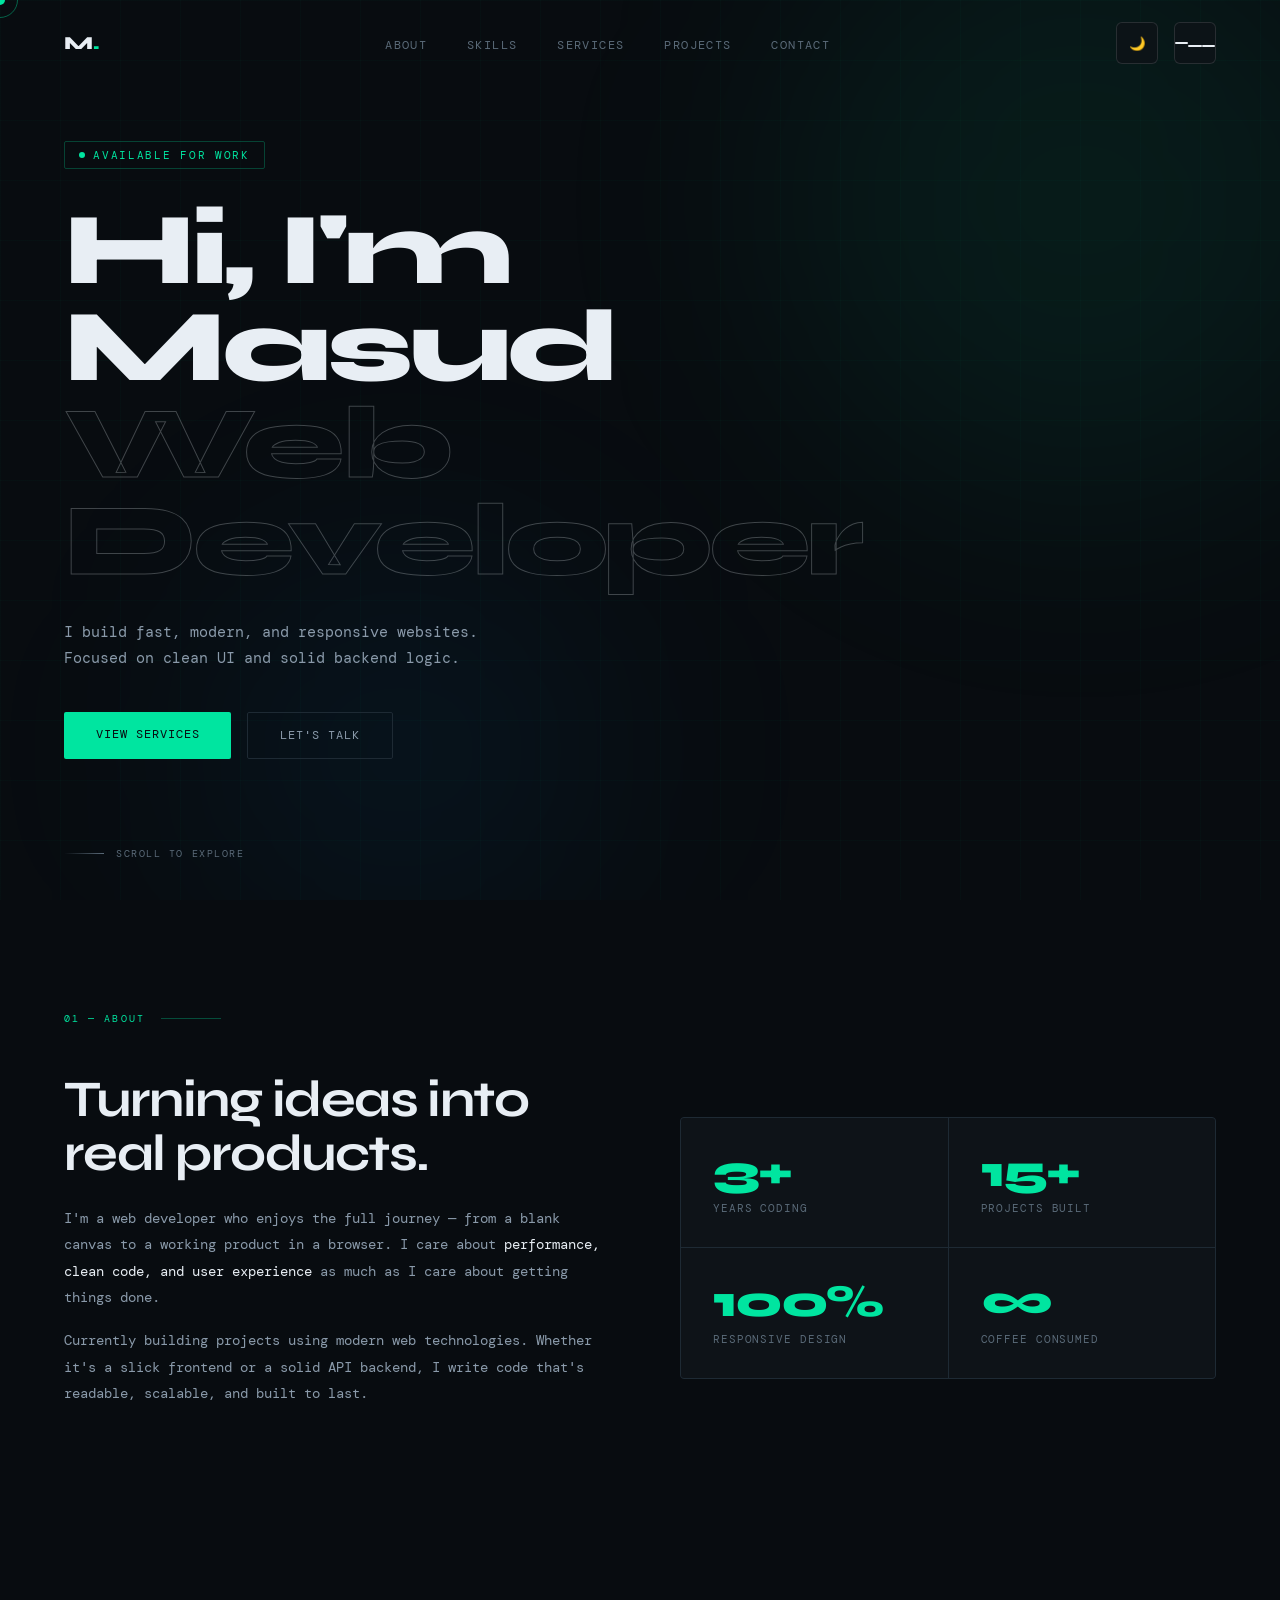
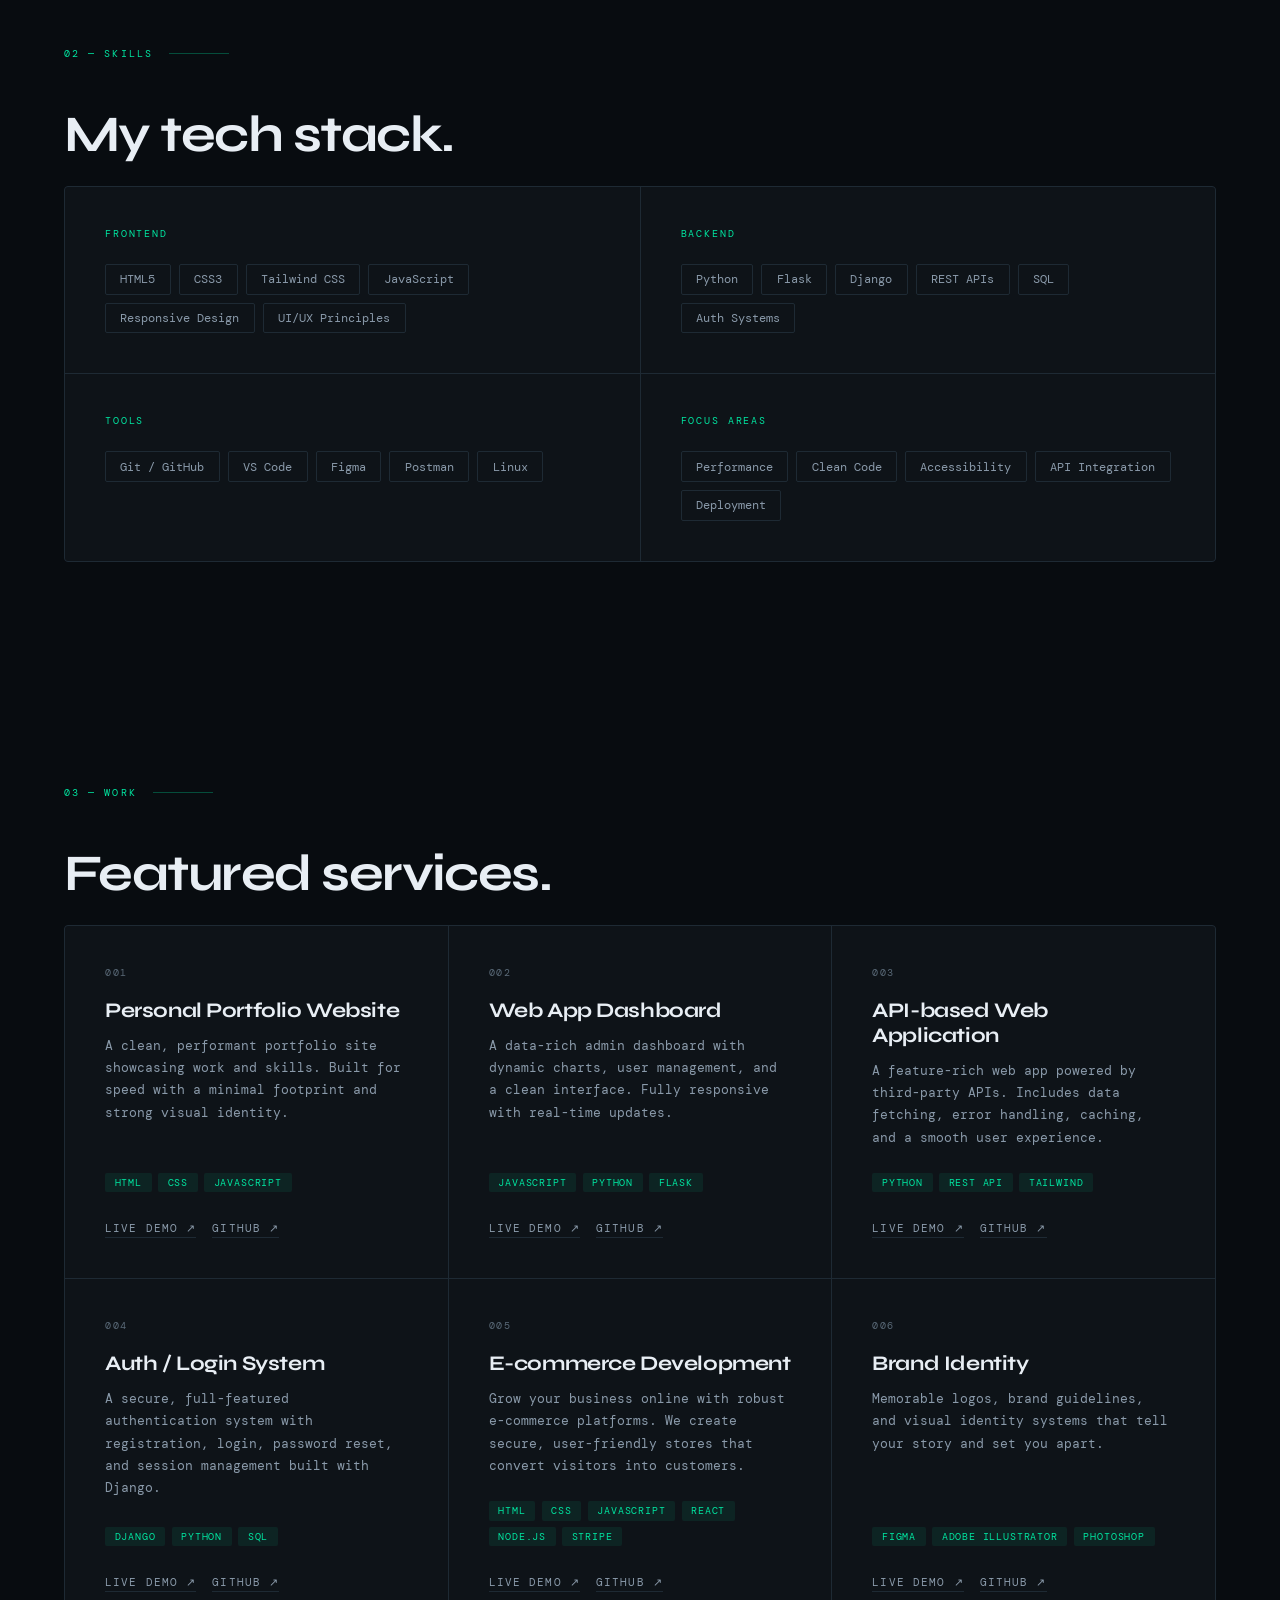
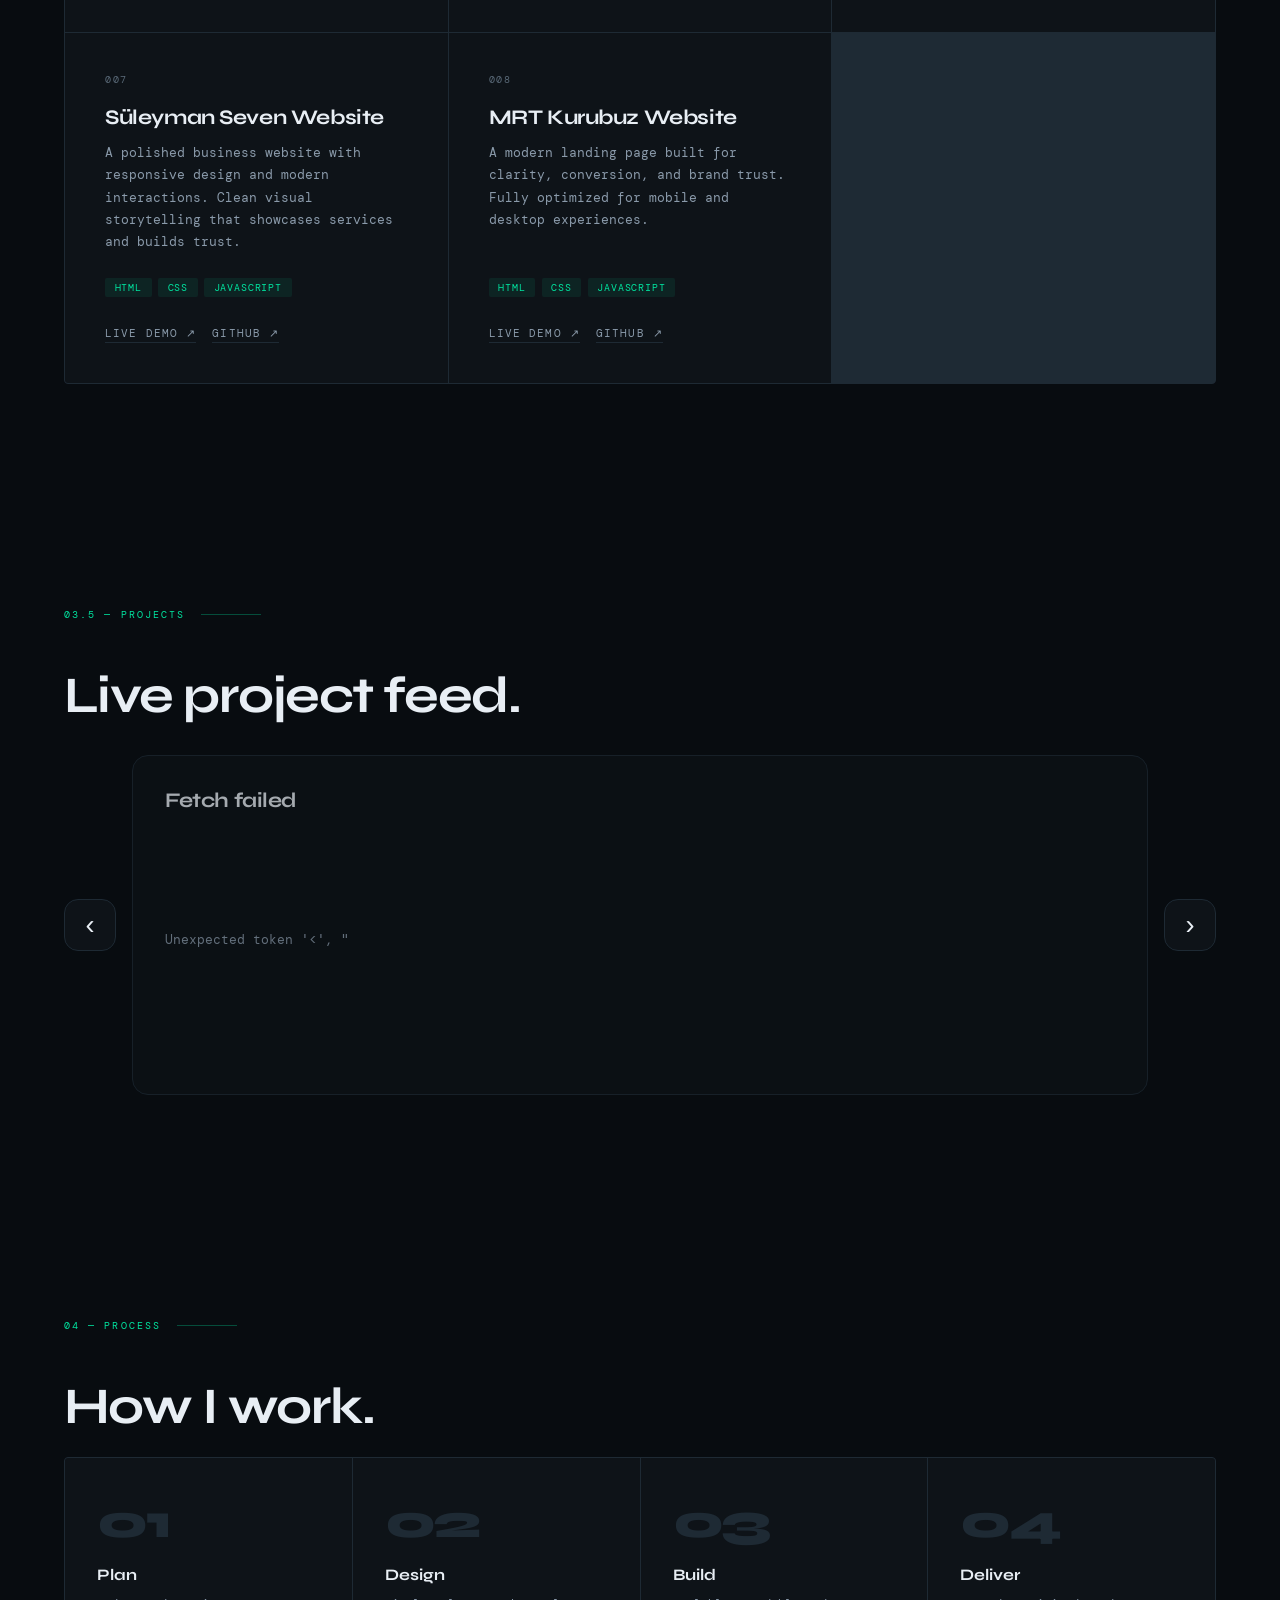
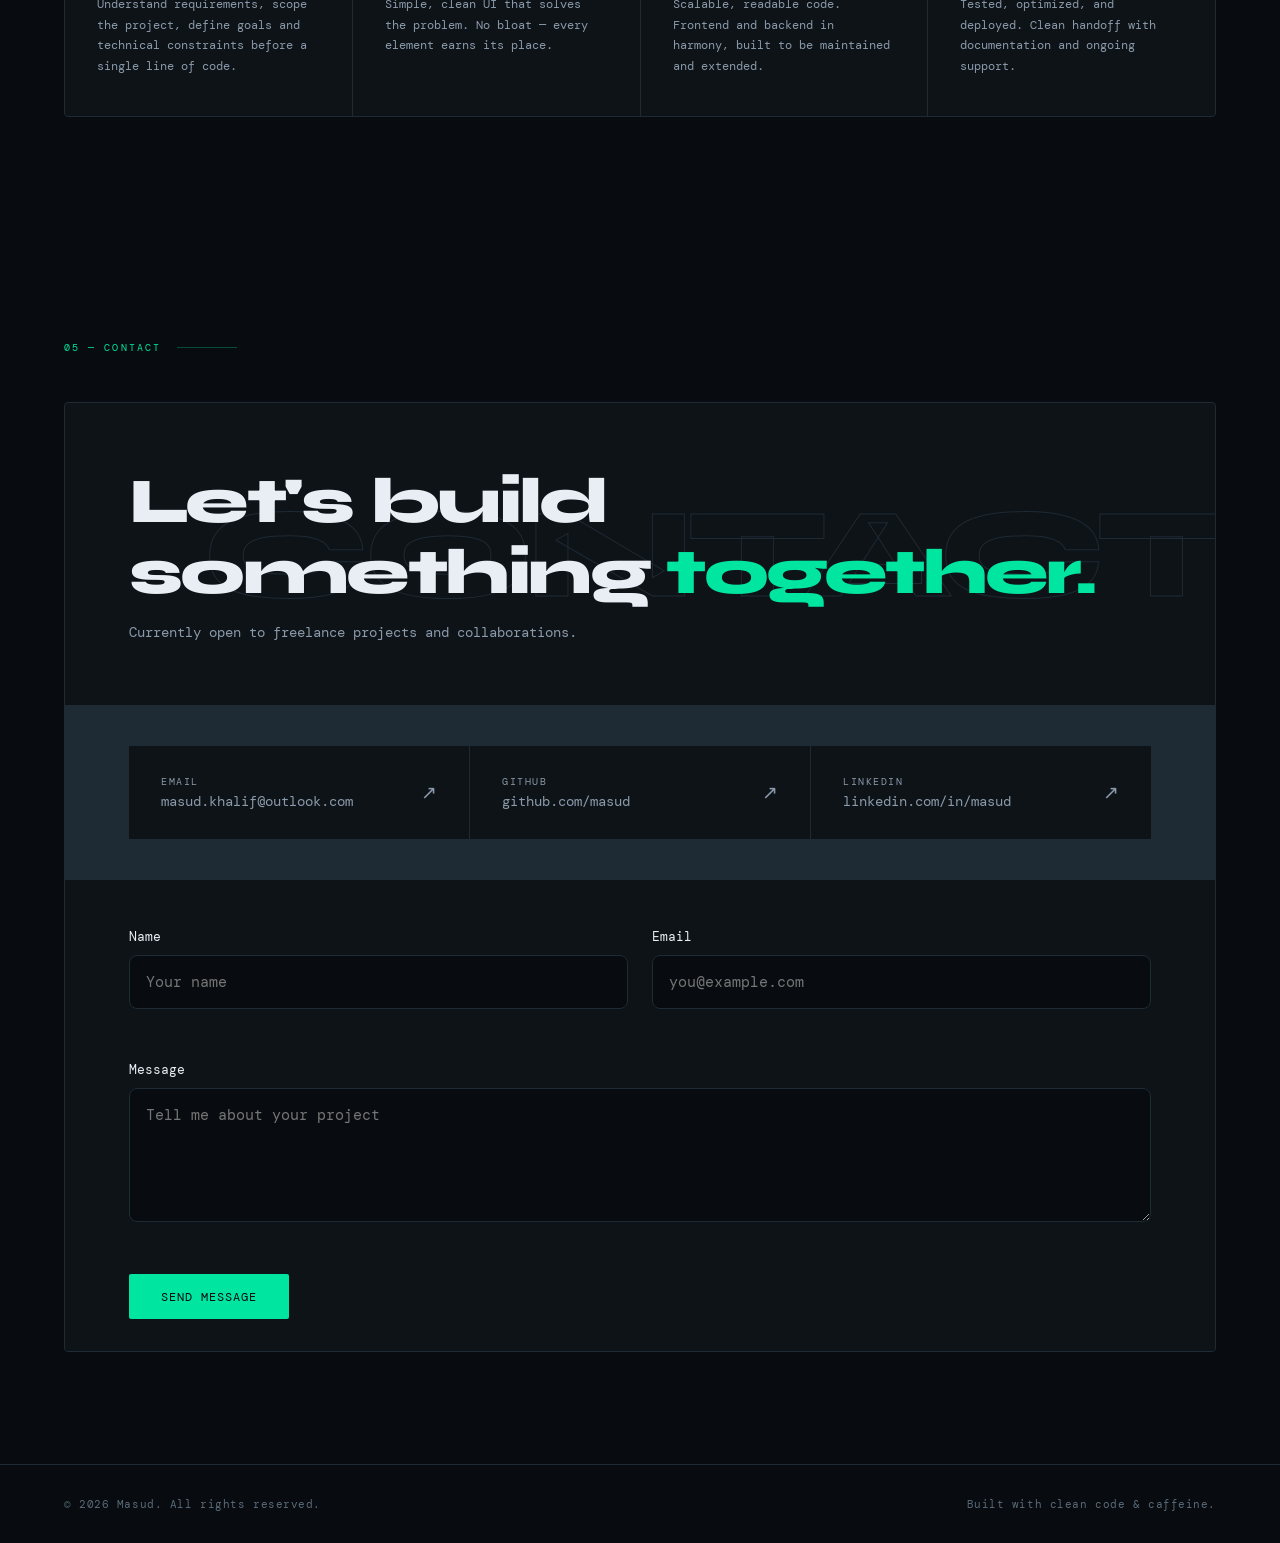
<file: index.html>
<!DOCTYPE html>
<html lang="en">
<head>
<meta charset="UTF-8">
<meta name="viewport" content="width=device-width, initial-scale=1.0">
<title>Masud — Web Developer</title>
<link rel="preconnect" href="https://fonts.googleapis.com">
<link rel="preconnect" href="https://fonts.gstatic.com" crossorigin>
<link href="https://fonts.googleapis.com/css2?family=Syne:wght@400;600;700;800&family=DM+Mono:ital,wght@0,300;0,400;1,300&display=swap" rel="stylesheet">
<link rel="stylesheet" href="styles.css">
<link rel="icon" href="data:image/svg+xml,<svg xmlns='http://www.w3.org/2000/svg' viewBox='0 0 100 100'><rect fill='%23080c10' width='100' height='100'/><circle cx='50' cy='50' r='48' fill='%2300e5a0'/><text x='50' y='65' font-size='60' font-weight='bold' fill='%23080c10' text-anchor='middle' font-family='Arial, sans-serif'>M</text></svg>" type="image/svg+xml">
</head>
<body>

<div class="cursor" id="cursor"></div>
<div class="cursor-ring" id="cursorRing"></div>

<!-- NAV -->
<nav id="nav">
  <a href="#" class="nav-logo">M<span>.</span></a>
  <ul class="nav-links">
    <li><a href="#about">About</a></li>
    <li><a href="#skills">Skills</a></li>
    <li><a href="#services">Services</a></li>
    <li><a href="#projects">Projects</a></li>
    <li><a href="#contact">Contact</a></li>
  </ul>
  <div class="nav-actions">
    <button id="themeToggle" class="theme-toggle" type="button" aria-label="Toggle light/dark mode">🌙</button>
    <button id="menuToggle" class="menu-toggle" type="button" aria-label="Toggle menu">
      <span></span>
      <span></span>
      <span></span>
    </button>
  </div>
</nav>

<!-- HERO -->
<section class="hero">
  <div class="hero-bg-orb orb1"></div>
  <div class="hero-bg-orb orb2"></div>
  <div class="hero-content">
    <div class="hero-tag">Available for work</div>
    <h1 class="hero-name">
      Hi, I'm Masud<br>
      <span class="line2">Web Developer</span>
    </h1>
    <p class="hero-desc">
      I build fast, modern, and responsive websites.<br>
      Focused on clean UI and solid backend logic.
    </p>
    <div class="hero-cta">
      <a href="#services" class="btn-primary">View Services</a>
      <a href="#contact" class="btn-ghost">Let's Talk</a>
    </div>
  </div>
  <div class="hero-scroll-hint">
    <div class="scroll-line"></div>
    Scroll to explore
  </div>
</section>

<!-- ABOUT -->
<section id="about">
  <div class="section-label">01 — About</div>
  <div class="about-grid reveal">
    <div class="about-text">
      <h2 class="section-title">Turning ideas into<br>real products.</h2>
      <p>I'm a web developer who enjoys the full journey — from a blank canvas to a working product in a browser. I care about <strong>performance, clean code, and user experience</strong> as much as I care about getting things done.</p>
      <p>Currently building projects using modern web technologies. Whether it's a slick frontend or a solid API backend, I write code that's readable, scalable, and built to last.</p>
    </div>
    <div class="about-stats">
      <div class="stat-box">
        <div class="stat-number">3+</div>
        <div class="stat-desc">Years coding</div>
      </div>
      <div class="stat-box">
        <div class="stat-number">15+</div>
        <div class="stat-desc">Projects built</div>
      </div>
      <div class="stat-box">
        <div class="stat-number">100%</div>
        <div class="stat-desc">Responsive design</div>
      </div>
      <div class="stat-box">
        <div class="stat-number">∞</div>
        <div class="stat-desc">Coffee consumed</div>
      </div>
    </div>
  </div>
</section>

<!-- SKILLS -->
<section id="skills">
  <div class="section-label">02 — Skills</div>
  <h2 class="section-title reveal">My tech stack.</h2>
  <div class="skills-layout reveal">
    <div class="skill-group">
      <div class="skill-group-title">Frontend</div>
      <div class="skill-tags">
        <span class="skill-tag">HTML5</span>
        <span class="skill-tag">CSS3</span>
        <span class="skill-tag">Tailwind CSS</span>
        <span class="skill-tag">JavaScript</span>
        <span class="skill-tag">Responsive Design</span>
        <span class="skill-tag">UI/UX Principles</span>
      </div>
    </div>
    <div class="skill-group">
      <div class="skill-group-title">Backend</div>
      <div class="skill-tags">
        <span class="skill-tag">Python</span>
        <span class="skill-tag">Flask</span>
        <span class="skill-tag">Django</span>
        <span class="skill-tag">REST APIs</span>
        <span class="skill-tag">SQL</span>
        <span class="skill-tag">Auth Systems</span>
      </div>
    </div>
    <div class="skill-group">
      <div class="skill-group-title">Tools</div>
      <div class="skill-tags">
        <span class="skill-tag">Git / GitHub</span>
        <span class="skill-tag">VS Code</span>
        <span class="skill-tag">Figma</span>
        <span class="skill-tag">Postman</span>
        <span class="skill-tag">Linux</span>
      </div>
    </div>
    <div class="skill-group">
      <div class="skill-group-title">Focus Areas</div>
      <div class="skill-tags">
        <span class="skill-tag">Performance</span>
        <span class="skill-tag">Clean Code</span>
        <span class="skill-tag">Accessibility</span>
        <span class="skill-tag">API Integration</span>
        <span class="skill-tag">Deployment</span>
      </div>
    </div>
  </div>
</section>

<!-- PROJECTS -->
<section id="services">
  <div class="section-label">03 — Work</div>
  <h2 class="section-title reveal">Featured services.</h2>
  <div class="projects-grid reveal">
    <div class="project-card">
      <div class="project-num">001</div>
      <div class="project-name">Personal Portfolio Website</div>
      <div class="project-desc">A clean, performant portfolio site showcasing work and skills. Built for speed with a minimal footprint and strong visual identity.</div>
      <div class="project-tech">
        <span class="tech-badge">HTML</span>
        <span class="tech-badge">CSS</span>
        <span class="tech-badge">JavaScript</span>
      </div>
      <div class="project-links">
        <a href="#" class="project-link">Live Demo ↗</a>
        <a href="#" class="project-link">GitHub ↗</a>
      </div>
    </div>
    <div class="project-card">
      <div class="project-num">002</div>
      <div class="project-name">Web App Dashboard</div>
      <div class="project-desc">A data-rich admin dashboard with dynamic charts, user management, and a clean interface. Fully responsive with real-time updates.</div>
      <div class="project-tech">
        <span class="tech-badge">JavaScript</span>
        <span class="tech-badge">Python</span>
        <span class="tech-badge">Flask</span>
      </div>
      <div class="project-links">
        <a href="#" class="project-link">Live Demo ↗</a>
        <a href="#" class="project-link">GitHub ↗</a>
      </div>
    </div>
    <div class="project-card">
      <div class="project-num">003</div>
      <div class="project-name">API-based Web Application</div>
      <div class="project-desc">A feature-rich web app powered by third-party APIs. Includes data fetching, error handling, caching, and a smooth user experience.</div>
      <div class="project-tech">
        <span class="tech-badge">Python</span>
        <span class="tech-badge">REST API</span>
        <span class="tech-badge">Tailwind</span>
      </div>
      <div class="project-links">
        <a href="#" class="project-link">Live Demo ↗</a>
        <a href="#" class="project-link">GitHub ↗</a>
      </div>
    </div>
    <div class="project-card">
      <div class="project-num">004</div>
      <div class="project-name">Auth / Login System</div>
      <div class="project-desc">A secure, full-featured authentication system with registration, login, password reset, and session management built with Django.</div>
      <div class="project-tech">
        <span class="tech-badge">Django</span>
        <span class="tech-badge">Python</span>
        <span class="tech-badge">SQL</span>
      </div>
      <div class="project-links">
        <a href="#" class="project-link">Live Demo ↗</a>
        <a href="#" class="project-link">GitHub ↗</a>
      </div>
    </div>
    <div class="project-card">
      <div class="project-num">005</div>
      <div class="project-name">E-commerce Development</div>
      <div class="project-desc">Grow your business online with robust e-commerce platforms. We create secure, user-friendly stores that convert visitors into customers.</div>
      <div class="project-tech">
        <span class="tech-badge">HTML</span>
        <span class="tech-badge">CSS</span>
        <span class="tech-badge">JavaScript</span>
        <span class="tech-badge">React</span>
        <span class="tech-badge">Node.js</span>
        <span class="tech-badge">Stripe</span>
      </div>
      <div class="project-links">
        <a href="#" class="project-link">Live Demo ↗</a>
        <a href="#" class="project-link">GitHub ↗</a>
      </div>
    </div>
    <div class="project-card">
      <div class="project-num">006</div>
      <div class="project-name">Brand Identity</div>
      <div class="project-desc">Memorable logos, brand guidelines, and visual identity systems that tell your story and set you apart.</div>
      <div class="project-tech">
        <span class="tech-badge">Figma</span>
        <span class="tech-badge">Adobe Illustrator</span>
        <span class="tech-badge">Photoshop</span>
      </div>
      <div class="project-links">
        <a href="#" class="project-link">Live Demo ↗</a>
        <a href="#" class="project-link">GitHub ↗</a>
      </div>
    </div>
    <div class="project-card">
      <div class="project-num">007</div>
      <div class="project-name">Süleyman Seven Website</div>
      <div class="project-desc">A polished business website with responsive design and modern interactions. Clean visual storytelling that showcases services and builds trust.</div>
      <div class="project-tech">
        <span class="tech-badge">HTML</span>
        <span class="tech-badge">CSS</span>
        <span class="tech-badge">JavaScript</span>
      </div>
      <div class="project-links">
        <a href="https://suleymanseven.com/" target="_blank" class="project-link">Live Demo ↗</a>
        <a href="#" class="project-link">GitHub ↗</a>
      </div>
    </div>
    <div class="project-card">
      <div class="project-num">008</div>
      <div class="project-name">MRT Kurubuz Website</div>
      <div class="project-desc">A modern landing page built for clarity, conversion, and brand trust. Fully optimized for mobile and desktop experiences.</div>
      <div class="project-tech">
        <span class="tech-badge">HTML</span>
        <span class="tech-badge">CSS</span>
        <span class="tech-badge">JavaScript</span>
      </div>
      <div class="project-links">
        <a href="https://mrtkurubuz.com/" target="_blank" class="project-link">Live Demo ↗</a>
        <a href="#" class="project-link">GitHub ↗</a>
      </div>
    </div>
  </div>
</section>

<!-- DYNAMIC PROJECTS -->
<section id="projects">
  <div class="section-label">03.5 — Projects</div>
  <h2 class="section-title reveal">Live project feed.</h2>
  <div class="project-slider reveal">
    <button id="prevSlide" class="slider-control" aria-label="Previous project">‹</button>
    <div class="slider-track" id="sliderTrack">
      <div class="slider-card placeholder">
        <div class="project-num">Loading</div>
        <div class="project-name">Fetching projects...</div>
        <div class="project-desc">This section loads project data from the database with AJAX.</div>
      </div>
    </div>
    <button id="nextSlide" class="slider-control" aria-label="Next project">›</button>
  </div>
</section>

<!-- PROCESS -->
<section id="process">
  <div class="section-label">04 — Process</div>
  <h2 class="section-title reveal">How I work.</h2>
  <div class="process-steps reveal">
    <div class="process-step">
      <div class="step-num">01</div>
      <div class="step-title">Plan</div>
      <div class="step-desc">Understand requirements, scope the project, define goals and technical constraints before a single line of code.</div>
    </div>
    <div class="process-step">
      <div class="step-num">02</div>
      <div class="step-title">Design</div>
      <div class="step-desc">Simple, clean UI that solves the problem. No bloat — every element earns its place.</div>
    </div>
    <div class="process-step">
      <div class="step-num">03</div>
      <div class="step-title">Build</div>
      <div class="step-desc">Scalable, readable code. Frontend and backend in harmony, built to be maintained and extended.</div>
    </div>
    <div class="process-step">
      <div class="step-num">04</div>
      <div class="step-title">Deliver</div>
      <div class="step-desc">Tested, optimized, and deployed. Clean handoff with documentation and ongoing support.</div>
    </div>
  </div>
</section>

<!-- CONTACT -->
<section id="contact">
  <div class="section-label">05 — Contact</div>
  <div class="contact-inner reveal">
    <div class="contact-header">
      <h2 class="contact-big">Let's build<br>something <em>together.</em></h2>
      <p class="contact-sub">Currently open to freelance projects and collaborations.</p>
    </div>
    <div class="contact-links">
      <a href="mailto:masud.khalif@outlook.com" class="contact-link-item">
        <div>
          <div class="link-label">Email</div>
          <div class="link-value">masud.khalif@outlook.com</div>
        </div>
        <div class="link-arrow">↗</div>
      </a>
      <a href="https://github.com/dashboard" target="_blank" class="contact-link-item">
        <div>
          <div class="link-label">GitHub</div>
          <div class="link-value">github.com/masud</div>
        </div>
        <div class="link-arrow">↗</div>
      </a>
      <a href="https://linkedin.com/" target="_blank" class="contact-link-item">
        <div>
          <div class="link-label">LinkedIn</div>
          <div class="link-value">linkedin.com/in/masud</div>
        </div>
        <div class="link-arrow">↗</div>
      </a>
    </div>
    <form id="contactForm" class="contact-form reveal" novalidate>
      <div class="form-grid">
        <label>
          Name
          <input type="text" name="name" id="contactName" required minlength="2" placeholder="Your name">
          <span class="field-error" id="nameError"></span>
        </label>
        <label>
          Email
          <input type="email" name="email" id="contactEmail" required placeholder="you@example.com">
          <span class="field-error" id="emailError"></span>
        </label>
        <label class="full-width">
          Message
          <textarea name="message" id="contactMessage" rows="5" required minlength="12" placeholder="Tell me about your project"></textarea>
          <span class="field-error" id="messageError"></span>
        </label>
      </div>
      <div class="form-actions">
        <button type="submit" class="btn-primary">Send Message</button>
        <div class="form-status" id="contactStatus"></div>
      </div>
    </form>
  </div>
</section>

<footer>
  <span>© 2026 Masud. All rights reserved.</span>
  <span>Built with clean code & caffeine.</span>
</footer>

<script src="scripts.js" defer></script>
</body>
</html>
</file>
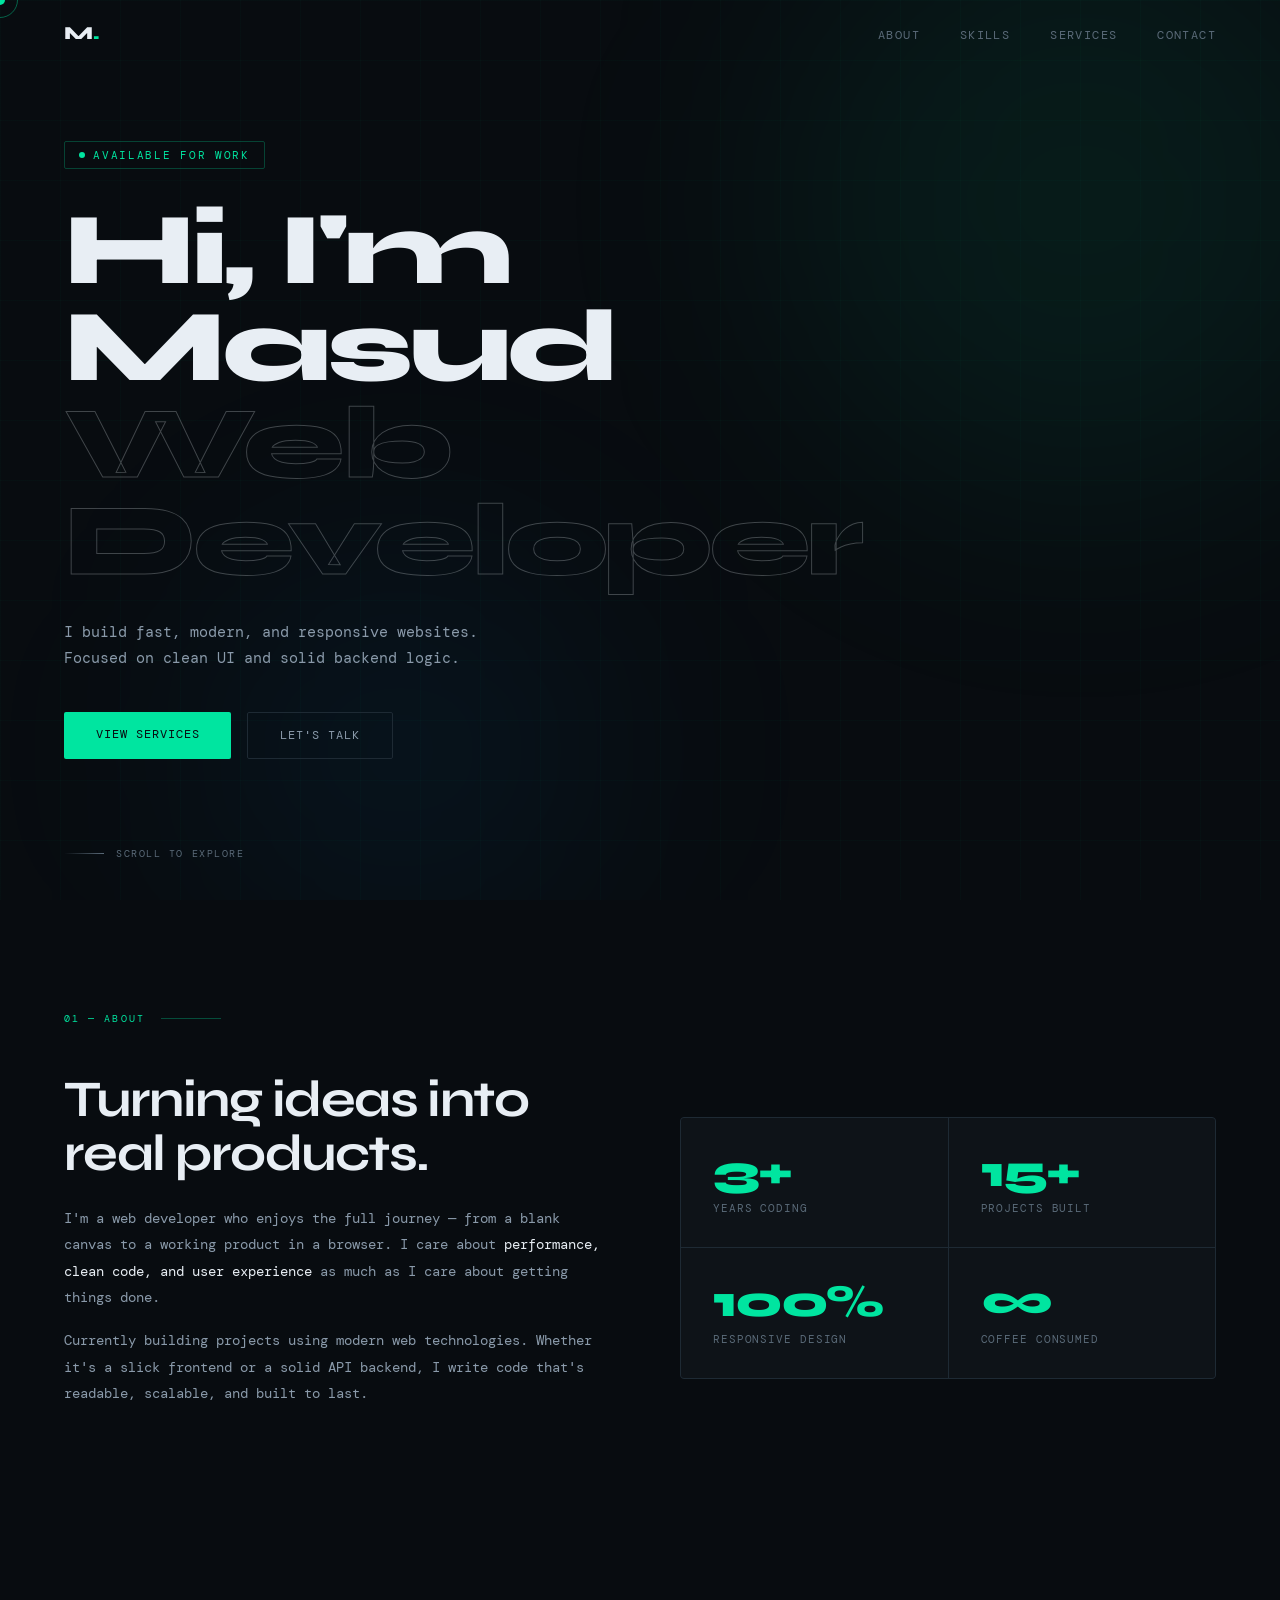
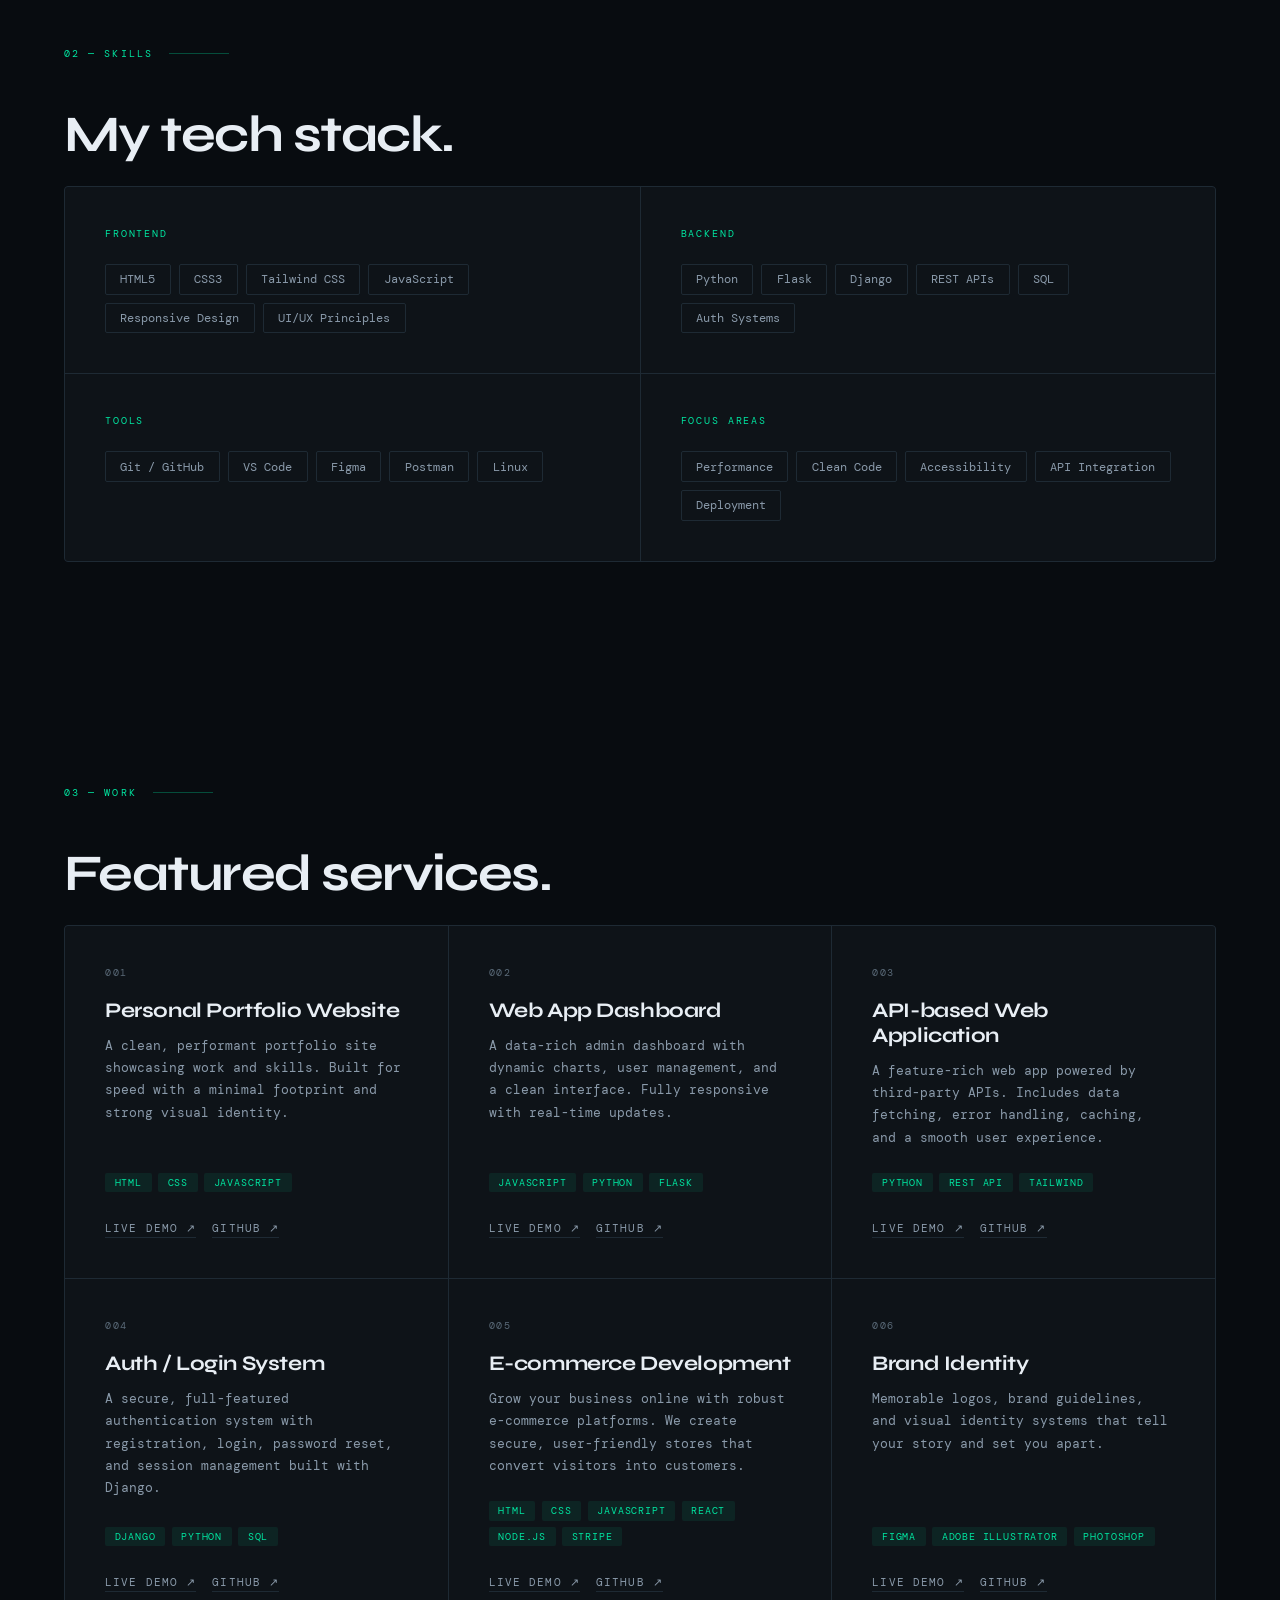
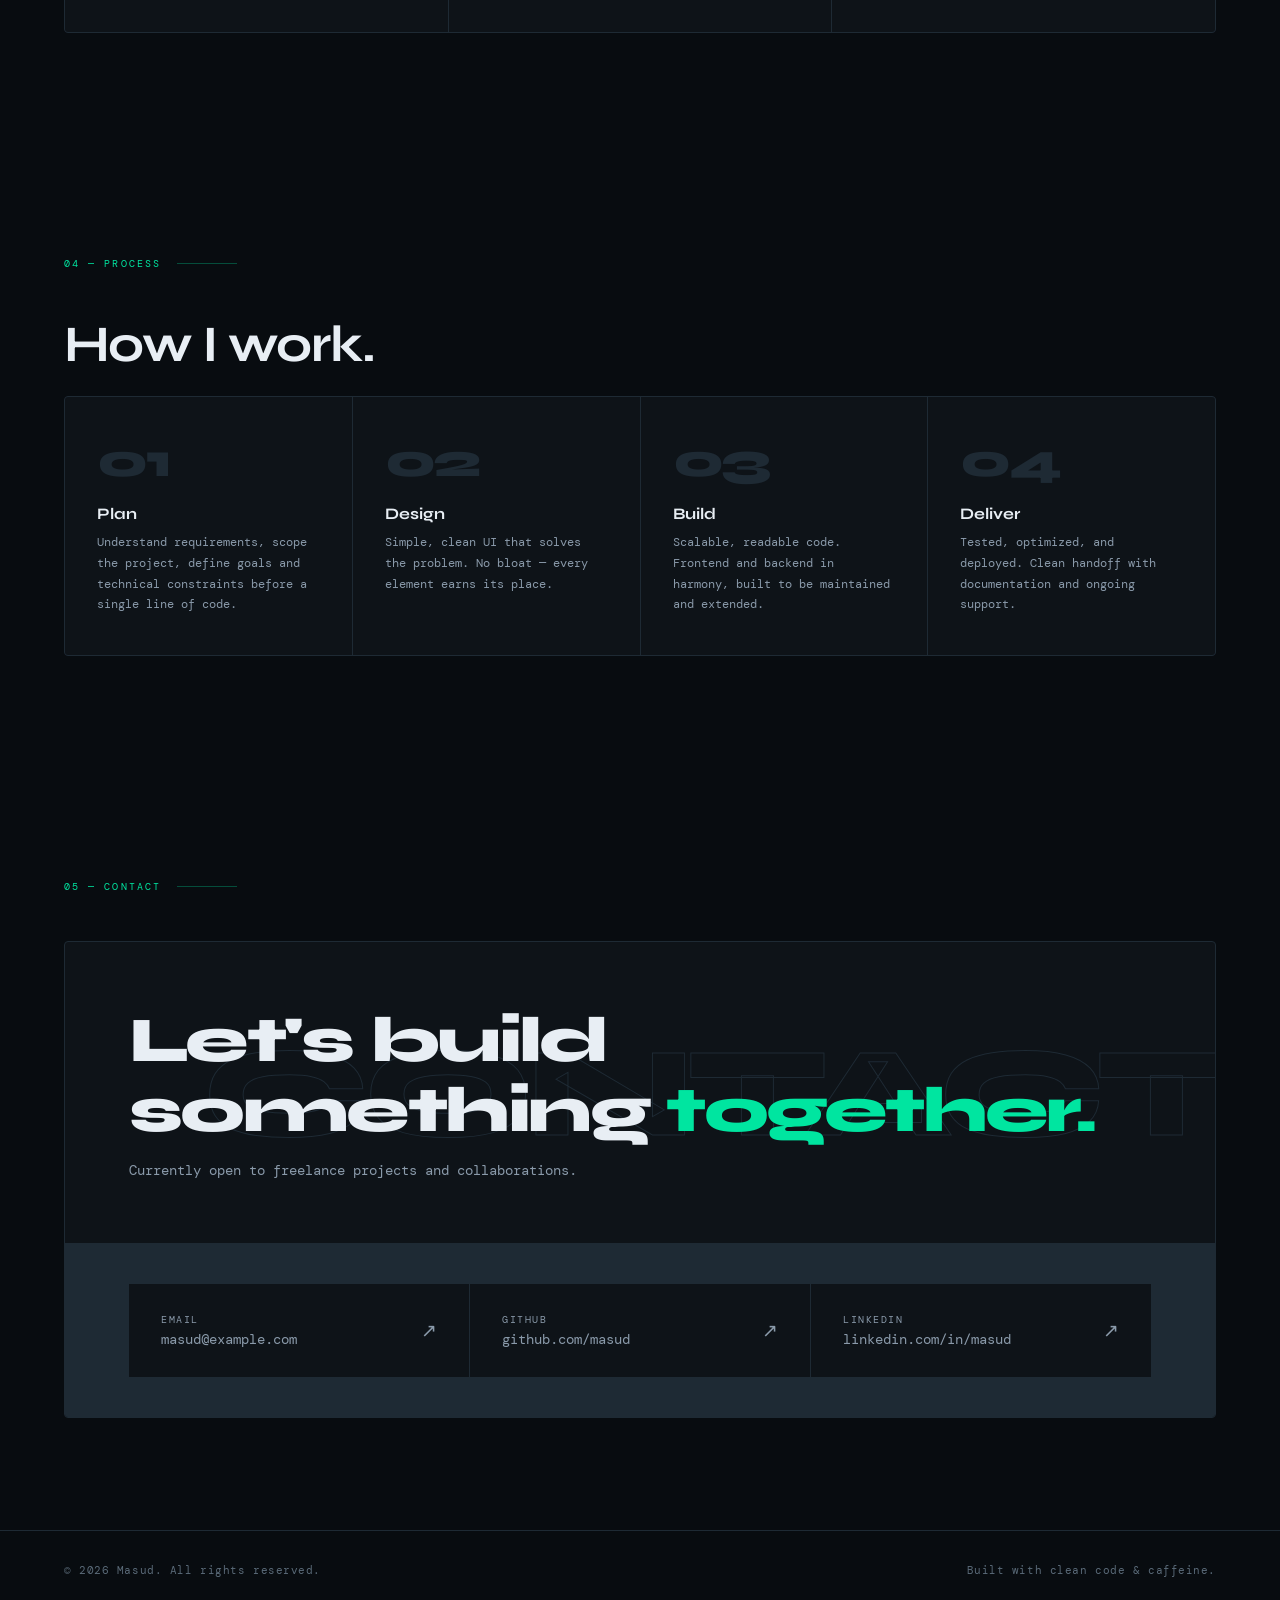
<file: portfolio.html>
<!DOCTYPE html>
<html lang="en">
<head>
<meta charset="UTF-8">
<meta name="viewport" content="width=device-width, initial-scale=1.0">
<title>Masud — Web Developer</title>
<link rel="preconnect" href="https://fonts.googleapis.com">
<link rel="preconnect" href="https://fonts.gstatic.com" crossorigin>
<link href="https://fonts.googleapis.com/css2?family=Syne:wght@400;600;700;800&family=DM+Mono:ital,wght@0,300;0,400;1,300&display=swap" rel="stylesheet">
<link rel="stylesheet" href="styles.css">
</head>
<body>

<div class="cursor" id="cursor"></div>
<div class="cursor-ring" id="cursorRing"></div>

<!-- NAV -->
<nav id="nav">
  <a href="#" class="nav-logo">M<span>.</span></a>
  <ul class="nav-links">
    <li><a href="#about">About</a></li>
    <li><a href="#skills">Skills</a></li>
    <li><a href="#services">Services</a></li>
    <li><a href="#contact">Contact</a></li>
  </ul>
</nav>

<!-- HERO -->
<section class="hero">
  <div class="hero-bg-orb orb1"></div>
  <div class="hero-bg-orb orb2"></div>
  <div class="hero-content">
    <div class="hero-tag">Available for work</div>
    <h1 class="hero-name">
      Hi, I'm Masud<br>
      <span class="line2">Web Developer</span>
    </h1>
    <p class="hero-desc">
      I build fast, modern, and responsive websites.<br>
      Focused on clean UI and solid backend logic.
    </p>
    <div class="hero-cta">
      <a href="#services" class="btn-primary">View Services</a>
      <a href="#contact" class="btn-ghost">Let's Talk</a>
    </div>
  </div>
  <div class="hero-scroll-hint">
    <div class="scroll-line"></div>
    Scroll to explore
  </div>
</section>

<!-- ABOUT -->
<section id="about">
  <div class="section-label">01 — About</div>
  <div class="about-grid reveal">
    <div class="about-text">
      <h2 class="section-title">Turning ideas into<br>real products.</h2>
      <p>I'm a web developer who enjoys the full journey — from a blank canvas to a working product in a browser. I care about <strong>performance, clean code, and user experience</strong> as much as I care about getting things done.</p>
      <p>Currently building projects using modern web technologies. Whether it's a slick frontend or a solid API backend, I write code that's readable, scalable, and built to last.</p>
    </div>
    <div class="about-stats">
      <div class="stat-box">
        <div class="stat-number">3+</div>
        <div class="stat-desc">Years coding</div>
      </div>
      <div class="stat-box">
        <div class="stat-number">15+</div>
        <div class="stat-desc">Projects built</div>
      </div>
      <div class="stat-box">
        <div class="stat-number">100%</div>
        <div class="stat-desc">Responsive design</div>
      </div>
      <div class="stat-box">
        <div class="stat-number">∞</div>
        <div class="stat-desc">Coffee consumed</div>
      </div>
    </div>
  </div>
</section>

<!-- SKILLS -->
<section id="skills">
  <div class="section-label">02 — Skills</div>
  <h2 class="section-title reveal">My tech stack.</h2>
  <div class="skills-layout reveal">
    <div class="skill-group">
      <div class="skill-group-title">Frontend</div>
      <div class="skill-tags">
        <span class="skill-tag">HTML5</span>
        <span class="skill-tag">CSS3</span>
        <span class="skill-tag">Tailwind CSS</span>
        <span class="skill-tag">JavaScript</span>
        <span class="skill-tag">Responsive Design</span>
        <span class="skill-tag">UI/UX Principles</span>
      </div>
    </div>
    <div class="skill-group">
      <div class="skill-group-title">Backend</div>
      <div class="skill-tags">
        <span class="skill-tag">Python</span>
        <span class="skill-tag">Flask</span>
        <span class="skill-tag">Django</span>
        <span class="skill-tag">REST APIs</span>
        <span class="skill-tag">SQL</span>
        <span class="skill-tag">Auth Systems</span>
      </div>
    </div>
    <div class="skill-group">
      <div class="skill-group-title">Tools</div>
      <div class="skill-tags">
        <span class="skill-tag">Git / GitHub</span>
        <span class="skill-tag">VS Code</span>
        <span class="skill-tag">Figma</span>
        <span class="skill-tag">Postman</span>
        <span class="skill-tag">Linux</span>
      </div>
    </div>
    <div class="skill-group">
      <div class="skill-group-title">Focus Areas</div>
      <div class="skill-tags">
        <span class="skill-tag">Performance</span>
        <span class="skill-tag">Clean Code</span>
        <span class="skill-tag">Accessibility</span>
        <span class="skill-tag">API Integration</span>
        <span class="skill-tag">Deployment</span>
      </div>
    </div>
  </div>
</section>

<!-- PROJECTS -->
<section id="services">
  <div class="section-label">03 — Work</div>
  <h2 class="section-title reveal">Featured services.</h2>
  <div class="projects-grid reveal">
    <div class="project-card">
      <div class="project-num">001</div>
      <div class="project-name">Personal Portfolio Website</div>
      <div class="project-desc">A clean, performant portfolio site showcasing work and skills. Built for speed with a minimal footprint and strong visual identity.</div>
      <div class="project-tech">
        <span class="tech-badge">HTML</span>
        <span class="tech-badge">CSS</span>
        <span class="tech-badge">JavaScript</span>
      </div>
      <div class="project-links">
        <a href="#" class="project-link">Live Demo ↗</a>
        <a href="#" class="project-link">GitHub ↗</a>
      </div>
    </div>
    <div class="project-card">
      <div class="project-num">002</div>
      <div class="project-name">Web App Dashboard</div>
      <div class="project-desc">A data-rich admin dashboard with dynamic charts, user management, and a clean interface. Fully responsive with real-time updates.</div>
      <div class="project-tech">
        <span class="tech-badge">JavaScript</span>
        <span class="tech-badge">Python</span>
        <span class="tech-badge">Flask</span>
      </div>
      <div class="project-links">
        <a href="#" class="project-link">Live Demo ↗</a>
        <a href="#" class="project-link">GitHub ↗</a>
      </div>
    </div>
    <div class="project-card">
      <div class="project-num">003</div>
      <div class="project-name">API-based Web Application</div>
      <div class="project-desc">A feature-rich web app powered by third-party APIs. Includes data fetching, error handling, caching, and a smooth user experience.</div>
      <div class="project-tech">
        <span class="tech-badge">Python</span>
        <span class="tech-badge">REST API</span>
        <span class="tech-badge">Tailwind</span>
      </div>
      <div class="project-links">
        <a href="#" class="project-link">Live Demo ↗</a>
        <a href="#" class="project-link">GitHub ↗</a>
      </div>
    </div>
    <div class="project-card">
      <div class="project-num">004</div>
      <div class="project-name">Auth / Login System</div>
      <div class="project-desc">A secure, full-featured authentication system with registration, login, password reset, and session management built with Django.</div>
      <div class="project-tech">
        <span class="tech-badge">Django</span>
        <span class="tech-badge">Python</span>
        <span class="tech-badge">SQL</span>
      </div>
      <div class="project-links">
        <a href="#" class="project-link">Live Demo ↗</a>
        <a href="#" class="project-link">GitHub ↗</a>
      </div>
    </div>
    <div class="project-card">
      <div class="project-num">005</div>
      <div class="project-name">E-commerce Development</div>
      <div class="project-desc">Grow your business online with robust e-commerce platforms. We create secure, user-friendly stores that convert visitors into customers.</div>
      <div class="project-tech">
        <span class="tech-badge">HTML</span>
        <span class="tech-badge">CSS</span>
        <span class="tech-badge">JavaScript</span>
        <span class="tech-badge">React</span>
        <span class="tech-badge">Node.js</span>
        <span class="tech-badge">Stripe</span>
      </div>
      <div class="project-links">
        <a href="#" class="project-link">Live Demo ↗</a>
        <a href="#" class="project-link">GitHub ↗</a>
      </div>
    </div>
    <div class="project-card">
      <div class="project-num">006</div>
      <div class="project-name">Brand Identity</div>
      <div class="project-desc">Memorable logos, brand guidelines, and visual identity systems that tell your story and set you apart.</div>
      <div class="project-tech">
        <span class="tech-badge">Figma</span>
        <span class="tech-badge">Adobe Illustrator</span>
        <span class="tech-badge">Photoshop</span>
      </div>
      <div class="project-links">
        <a href="#" class="project-link">Live Demo ↗</a>
        <a href="#" class="project-link">GitHub ↗</a>
      </div>
    </div>
  </div>
</section>

<!-- PROCESS -->
<section id="process">
  <div class="section-label">04 — Process</div>
  <h2 class="section-title reveal">How I work.</h2>
  <div class="process-steps reveal">
    <div class="process-step">
      <div class="step-num">01</div>
      <div class="step-title">Plan</div>
      <div class="step-desc">Understand requirements, scope the project, define goals and technical constraints before a single line of code.</div>
    </div>
    <div class="process-step">
      <div class="step-num">02</div>
      <div class="step-title">Design</div>
      <div class="step-desc">Simple, clean UI that solves the problem. No bloat — every element earns its place.</div>
    </div>
    <div class="process-step">
      <div class="step-num">03</div>
      <div class="step-title">Build</div>
      <div class="step-desc">Scalable, readable code. Frontend and backend in harmony, built to be maintained and extended.</div>
    </div>
    <div class="process-step">
      <div class="step-num">04</div>
      <div class="step-title">Deliver</div>
      <div class="step-desc">Tested, optimized, and deployed. Clean handoff with documentation and ongoing support.</div>
    </div>
  </div>
</section>

<!-- CONTACT -->
<section id="contact">
  <div class="section-label">05 — Contact</div>
  <div class="contact-inner reveal">
    <div class="contact-header">
      <h2 class="contact-big">Let's build<br>something <em>together.</em></h2>
      <p class="contact-sub">Currently open to freelance projects and collaborations.</p>
    </div>
    <div class="contact-links">
      <a href="mailto:masud@example.com" class="contact-link-item">
        <div>
          <div class="link-label">Email</div>
          <div class="link-value">masud@example.com</div>
        </div>
        <div class="link-arrow">↗</div>
      </a>
      <a href="https://github.com/" target="_blank" class="contact-link-item">
        <div>
          <div class="link-label">GitHub</div>
          <div class="link-value">github.com/masud</div>
        </div>
        <div class="link-arrow">↗</div>
      </a>
      <a href="https://linkedin.com/" target="_blank" class="contact-link-item">
        <div>
          <div class="link-label">LinkedIn</div>
          <div class="link-value">linkedin.com/in/masud</div>
        </div>
        <div class="link-arrow">↗</div>
      </a>
    </div>
  </div>
</section>

<footer>
  <span>© 2026 Masud. All rights reserved.</span>
  <span>Built with clean code & caffeine.</span>
</footer>

<script>
  // Custom cursor
  const cursor = document.getElementById('cursor');
  const ring = document.getElementById('cursorRing');
  let mx = 0, my = 0, rx = 0, ry = 0;

  document.addEventListener('mousemove', e => {
    mx = e.clientX; my = e.clientY;
    cursor.style.left = mx + 'px';
    cursor.style.top = my + 'px';
  });

  function animateRing() {
    rx += (mx - rx) * 0.12;
    ry += (my - ry) * 0.12;
    ring.style.left = rx + 'px';
    ring.style.top = ry + 'px';
    requestAnimationFrame(animateRing);
  }
  animateRing();

  // Nav scroll
  const nav = document.getElementById('nav');
  window.addEventListener('scroll', () => {
    nav.classList.toggle('scrolled', window.scrollY > 60);
  });

  // Scroll reveal
  const reveals = document.querySelectorAll('.reveal');
  const observer = new IntersectionObserver(entries => {
    entries.forEach(e => {
      if (e.isIntersecting) { e.target.classList.add('visible'); }
    });
  }, { threshold: 0.1 });
  reveals.forEach(el => observer.observe(el));
</script>
</body>
</html>
</file>
<file: styles.css>
:root {
    --bg: #080c10;
    --surface: #0e1318;
    --surface2: #141b22;
    --border: #1e2a34;
    --accent: #00e5a0;
    --accent2: #0099ff;
    --text: #e8eef4;
    --muted: #5a6a78;
    --dim: #8a9aaa;
  }

  *, *::before, *::after { box-sizing: border-box; margin: 0; padding: 0; }

  html { scroll-behavior: smooth; }

  body {
    font-family: 'DM Mono', monospace;
    background: var(--bg);
    color: var(--text);
    overflow-x: hidden;
    cursor: none;
  }

  /* Custom Cursor */
  .cursor {
    position: fixed;
    top: 0; left: 0;
    width: 10px; height: 10px;
    background: var(--accent);
    border-radius: 50%;
    pointer-events: none;
    z-index: 9999;
    transition: transform 0.15s ease, width 0.2s, height 0.2s;
    transform: translate(-50%, -50%);
  }
  .cursor-ring {
    position: fixed;
    top: 0; left: 0;
    width: 36px; height: 36px;
    border: 1px solid rgba(0,229,160,0.4);
    border-radius: 50%;
    pointer-events: none;
    z-index: 9998;
    transform: translate(-50%, -50%);
    transition: transform 0.08s linear, width 0.2s, height 0.2s, border-color 0.2s;
  }
  body:has(a:hover) .cursor-ring,
  body:has(button:hover) .cursor-ring { width: 60px; height: 60px; border-color: rgba(0,229,160,0.6); }

  /* Grid overlay */
  body::before {
    content: '';
    position: fixed;
    inset: 0;
    background-image:
      linear-gradient(rgba(0,229,160,0.025) 1px, transparent 1px),
      linear-gradient(90deg, rgba(0,229,160,0.025) 1px, transparent 1px);
    background-size: 60px 60px;
    pointer-events: none;
    z-index: 0;
  }

  /* NAV */
  nav {
    position: fixed;
    top: 0; left: 0; right: 0;
    z-index: 100;
    display: flex;
    justify-content: space-between;
    align-items: center;
    padding: 1.4rem 4rem;
    border-bottom: 1px solid transparent;
    transition: border-color 0.3s, background 0.3s;
  }
  nav.scrolled {
    background: rgba(8,12,16,0.9);
    backdrop-filter: blur(16px);
    border-color: var(--border);
  }
  .nav-logo {
    font-family: 'Syne', sans-serif;
    font-weight: 800;
    font-size: 1.15rem;
    letter-spacing: -0.02em;
    color: var(--text);
    text-decoration: none;
  }
  .nav-logo span { color: var(--accent); }
  .nav-links { display: flex; gap: 2.5rem; list-style: none; }
  .nav-links a {
    font-size: 0.72rem;
    letter-spacing: 0.12em;
    text-transform: uppercase;
    color: var(--muted);
    text-decoration: none;
    transition: color 0.2s;
  }
  .nav-links a:hover { color: var(--accent); }

  /* HERO */
  .hero {
    position: relative;
    min-height: 100vh;
    display: flex;
    align-items: center;
    padding: 0 4rem;
    overflow: hidden;
    z-index: 1;
  }

  .hero-bg-orb {
    position: absolute;
    border-radius: 50%;
    filter: blur(120px);
    pointer-events: none;
  }
  .orb1 { width: 600px; height: 600px; background: rgba(0,229,160,0.07); top: -100px; right: -100px; }
  .orb2 { width: 400px; height: 400px; background: rgba(0,153,255,0.06); bottom: -50px; left: 200px; }

  .hero-content { max-width: 760px; position: relative; z-index: 1; }

  .hero-tag {
    display: inline-flex;
    align-items: center;
    gap: 0.5rem;
    font-size: 0.7rem;
    letter-spacing: 0.15em;
    text-transform: uppercase;
    color: var(--accent);
    border: 1px solid rgba(0,229,160,0.25);
    padding: 0.35rem 0.9rem;
    border-radius: 2px;
    margin-bottom: 2rem;
    opacity: 0;
    animation: fadeUp 0.6s 0.2s forwards;
  }
  .hero-tag::before {
    content: '';
    width: 6px; height: 6px;
    background: var(--accent);
    border-radius: 50%;
    animation: pulse 2s infinite;
  }
  @keyframes pulse { 0%,100%{opacity:1;} 50%{opacity:0.3;} }

  .hero-name {
    font-family: 'Syne', sans-serif;
    font-size: clamp(3.5rem, 8vw, 7rem);
    font-weight: 800;
    line-height: 0.95;
    letter-spacing: -0.04em;
    opacity: 0;
    animation: fadeUp 0.7s 0.35s forwards;
  }
  .hero-name .line2 {
    display: block;
    -webkit-text-stroke: 1px rgba(232,238,244,0.25);
    color: transparent;
  }

  .hero-desc {
    margin-top: 1.8rem;
    font-size: 0.95rem;
    line-height: 1.75;
    color: var(--dim);
    max-width: 440px;
    opacity: 0;
    animation: fadeUp 0.7s 0.5s forwards;
  }

  .hero-cta {
    display: flex;
    gap: 1rem;
    margin-top: 2.5rem;
    opacity: 0;
    animation: fadeUp 0.7s 0.65s forwards;
  }

  .btn-primary {
    font-family: 'DM Mono', monospace;
    font-size: 0.75rem;
    letter-spacing: 0.08em;
    text-transform: uppercase;
    color: var(--bg);
    background: var(--accent);
    border: none;
    padding: 0.9rem 2rem;
    cursor: none;
    text-decoration: none;
    border-radius: 2px;
    transition: transform 0.2s, box-shadow 0.2s;
  }
  .btn-primary:hover { transform: translateY(-2px); box-shadow: 0 8px 30px rgba(0,229,160,0.3); }

  .btn-ghost {
    font-family: 'DM Mono', monospace;
    font-size: 0.75rem;
    letter-spacing: 0.08em;
    text-transform: uppercase;
    color: var(--dim);
    background: transparent;
    border: 1px solid var(--border);
    padding: 0.9rem 2rem;
    cursor: none;
    text-decoration: none;
    border-radius: 2px;
    transition: border-color 0.2s, color 0.2s;
  }
  .btn-ghost:hover { border-color: var(--dim); color: var(--text); }

  .hero-scroll-hint {
    position: absolute;
    bottom: 2.5rem;
    left: 4rem;
    display: flex;
    align-items: center;
    gap: 0.75rem;
    font-size: 0.65rem;
    letter-spacing: 0.15em;
    text-transform: uppercase;
    color: var(--muted);
    opacity: 0;
    animation: fadeUp 0.7s 1s forwards;
  }
  .scroll-line {
    width: 40px; height: 1px;
    background: linear-gradient(90deg, transparent, var(--muted));
  }

  @keyframes fadeUp {
    from { opacity: 0; transform: translateY(20px); }
    to { opacity: 1; transform: translateY(0); }
  }

  /* SECTIONS */
  section { position: relative; z-index: 1; padding: 7rem 4rem; }

  .section-label {
    display: flex;
    align-items: center;
    gap: 1rem;
    font-size: 0.65rem;
    letter-spacing: 0.2em;
    text-transform: uppercase;
    color: var(--accent);
    margin-bottom: 3rem;
  }
  .section-label::after {
    content: '';
    flex: 1;
    max-width: 60px;
    height: 1px;
    background: rgba(0,229,160,0.3);
  }

  .section-title {
    font-family: 'Syne', sans-serif;
    font-size: clamp(2rem, 4vw, 3.2rem);
    font-weight: 700;
    letter-spacing: -0.03em;
    line-height: 1.05;
    margin-bottom: 1.5rem;
  }

  /* ABOUT */
  .about-grid {
    display: grid;
    grid-template-columns: 1fr 1fr;
    gap: 5rem;
    align-items: center;
  }
  .about-text p {
    font-size: 0.9rem;
    line-height: 1.85;
    color: var(--dim);
    margin-bottom: 1rem;
  }
  .about-text p strong { color: var(--text); font-weight: 400; }
  .about-stats {
    display: grid;
    grid-template-columns: 1fr 1fr;
    gap: 1px;
    background: var(--border);
    border: 1px solid var(--border);
    border-radius: 4px;
    overflow: hidden;
  }
  .stat-box {
    background: var(--surface);
    padding: 2rem;
    transition: background 0.2s;
  }
  .stat-box:hover { background: var(--surface2); }
  .stat-number {
    font-family: 'Syne', sans-serif;
    font-size: 2.8rem;
    font-weight: 800;
    color: var(--accent);
    letter-spacing: -0.05em;
    line-height: 1;
    word-break: break-word;
    white-space: nowrap;
  }
  .stat-desc {
    font-size: 0.7rem;
    letter-spacing: 0.08em;
    color: var(--muted);
    text-transform: uppercase;
    margin-top: 0.4rem;
    word-break: break-word;
  }

  /* SKILLS */
  .skills-layout { display: grid; grid-template-columns: repeat(2, 1fr); gap: 1px; background: var(--border); border: 1px solid var(--border); border-radius: 4px; overflow: hidden; }

  .skill-group {
    background: var(--surface);
    padding: 2.5rem;
  }
  .skill-group-title {
    font-size: 0.65rem;
    letter-spacing: 0.18em;
    text-transform: uppercase;
    color: var(--accent);
    margin-bottom: 1.5rem;
  }
  .skill-tags { display: flex; flex-wrap: wrap; gap: 0.5rem; }
  .skill-tag {
    font-size: 0.78rem;
    color: var(--dim);
    border: 1px solid var(--border);
    padding: 0.4rem 0.9rem;
    border-radius: 2px;
    transition: border-color 0.2s, color 0.2s, background 0.2s;
  }
  .skill-tag:hover { border-color: var(--accent); color: var(--accent); background: rgba(0,229,160,0.05); }

  /* PROJECTS */
  .projects-grid {
    display: grid;
    grid-template-columns: repeat(3, minmax(280px, 1fr));
    gap: 1px;
    background: var(--border);
    border: 1px solid var(--border);
    border-radius: 4px;
    overflow: hidden;
  }

  .project-card {
    background: var(--surface);
    padding: 2.5rem;
    display: flex;
    flex-direction: column;
    transition: background 0.2s;
    position: relative;
    overflow: hidden;
    min-height: 350px;
  }
  .project-card::before {
    content: '';
    position: absolute;
    top: 0; left: 0; right: 0;
    height: 2px;
    background: linear-gradient(90deg, var(--accent), var(--accent2));
    transform: scaleX(0);
    transform-origin: left;
    transition: transform 0.3s ease;
  }
  .project-card:hover { background: var(--surface2); }
  .project-card:hover::before { transform: scaleX(1); }

  .project-num {
    font-size: 0.65rem;
    letter-spacing: 0.15em;
    color: var(--muted);
    margin-bottom: 1.2rem;
  }
  .project-name {
    font-family: 'Syne', sans-serif;
    font-size: 1.3rem;
    font-weight: 700;
    letter-spacing: -0.02em;
    margin-bottom: 0.75rem;
  }
  .project-desc {
    font-size: 0.82rem;
    line-height: 1.7;
    color: var(--dim);
    flex: 1;
    margin-bottom: 1.5rem;
  }
  .project-tech { display: flex; flex-wrap: wrap; gap: 0.4rem; margin-bottom: 1.8rem; }
  .tech-badge {
    font-size: 0.65rem;
    letter-spacing: 0.08em;
    text-transform: uppercase;
    color: var(--accent);
    background: rgba(0,229,160,0.08);
    padding: 0.2rem 0.6rem;
    border-radius: 2px;
  }
  .project-links { display: flex; gap: 1rem; }
  .project-link {
    font-size: 0.7rem;
    letter-spacing: 0.1em;
    text-transform: uppercase;
    color: var(--dim);
    text-decoration: none;
    border-bottom: 1px solid var(--border);
    padding-bottom: 0.1rem;
    transition: color 0.2s, border-color 0.2s;
  }
  .project-link:hover { color: var(--accent); border-color: var(--accent); }

  /* PROCESS */
  .process-steps { display: grid; grid-template-columns: repeat(4, 1fr); gap: 1px; background: var(--border); border: 1px solid var(--border); border-radius: 4px; overflow: hidden; }
  .process-step {
    background: var(--surface);
    padding: 2.5rem 2rem;
    transition: background 0.2s;
  }
  .process-step:hover { background: var(--surface2); }
  .step-num {
    font-family: 'Syne', sans-serif;
    font-size: 3rem;
    font-weight: 800;
    color: var(--border);
    letter-spacing: -0.05em;
    line-height: 1;
    margin-bottom: 1.2rem;
  }
  .step-title {
    font-family: 'Syne', sans-serif;
    font-size: 1rem;
    font-weight: 700;
    margin-bottom: 0.6rem;
  }
  .step-desc {
    font-size: 0.78rem;
    line-height: 1.65;
    color: var(--dim);
  }

  /* CONTACT */
  .contact-inner {
    border: 1px solid var(--border);
    border-radius: 4px;
    overflow: hidden;
    background: var(--surface);
  }
  .contact-header {
    padding: 4rem;
    border-bottom: 1px solid var(--border);
    position: relative;
    overflow: hidden;
  }
  .contact-header::before {
    content: 'CONTACT';
    position: absolute;
    right: -1rem;
    top: 50%;
    transform: translateY(-50%);
    font-family: 'Syne', sans-serif;
    font-size: 8rem;
    font-weight: 800;
    color: transparent;
    -webkit-text-stroke: 1px rgba(30,42,52,1);
    letter-spacing: -0.05em;
    pointer-events: none;
    user-select: none;
  }
  .contact-big {
    font-family: 'Syne', sans-serif;
    font-size: clamp(2.5rem, 5vw, 4.5rem);
    font-weight: 800;
    letter-spacing: -0.04em;
    line-height: 1.1;
    position: relative;
    z-index: 1;
    word-break: break-word;
    overflow-wrap: break-word;
  }
  .contact-big em { font-style: normal; color: var(--accent); }
  .contact-sub {
    font-size: 0.85rem;
    color: var(--dim);
    margin-top: 1rem;
    position: relative;
    z-index: 1;
  }
  .contact-links {
    display: flex;
    padding: 2.5rem 4rem;
    gap: 1px;
    background: var(--border);
  }
  .contact-link-item {
    flex: 1;
    background: var(--surface);
    padding: 1.8rem 2rem;
    text-decoration: none;
    display: flex;
    align-items: center;
    justify-content: space-between;
    color: var(--dim);
    transition: background 0.2s, color 0.2s;
  }
  .contact-link-item:hover { background: var(--surface2); color: var(--accent); }
  .link-label {
    font-size: 0.65rem;
    letter-spacing: 0.15em;
    text-transform: uppercase;
  }
  .link-value { font-size: 0.85rem; margin-top: 0.3rem; }
  .link-arrow { font-size: 1.2rem; transition: transform 0.2s; }
  .contact-link-item:hover .link-arrow { transform: translate(4px, -4px); }

  /* NAV ACTIONS */
  .nav-actions {
    display: flex;
    gap: 1rem;
    align-items: center;
  }
  .theme-toggle,
  .menu-toggle {
    border: 1px solid rgba(232,238,244,0.12);
    background: rgba(14,19,24,0.9);
    color: var(--text);
    width: 42px;
    height: 42px;
    border-radius: 6px;
    display: inline-flex;
    align-items: center;
    justify-content: center;
    cursor: pointer;
    transition: background 0.2s, transform 0.2s, border-color 0.2s;
  }
  .theme-toggle:hover,
  .menu-toggle:hover { background: rgba(14,19,24,1); border-color: var(--accent); }
  .menu-toggle span {
    display: block;
    width: 18px;
    height: 2px;
    background: var(--text);
    border-radius: 2px;
  }
  .menu-toggle span + span { margin-top: 5px; }

  body.light-theme {
    --bg: #f5f7fb;
    --surface: #ffffff;
    --surface2: #eef3fc;
    --border: #d5dde8;
    --accent: #0066ff;
    --accent2: #00c7b6;
    --text: #0f172a;
    --muted: #475569;
    --dim: #64748b;
  }

  .project-slider {
    position: relative;
    display: grid;
    grid-template-columns: auto 1fr auto;
    gap: 1rem;
    align-items: center;
    margin-top: 2rem;
  }
  .slider-track {
    display: grid;
    gap: 1rem;
    min-height: 340px;
    width: 100%;
    overflow: hidden;
  }
  .slider-card {
    background: var(--surface);
    border: 1px solid var(--border);
    border-radius: 16px;
    padding: 2rem;
    display: grid;
    gap: 1.2rem;
    transition: transform 0.25s ease, box-shadow 0.25s ease;
  }
  .slider-card:hover { transform: translateY(-4px); box-shadow: 0 22px 60px rgba(0,0,0,0.12); }
  .slider-card.placeholder { opacity: 0.7; }
  .slider-card img {
    width: 100%;
    min-height: 180px;
    object-fit: cover;
    border-radius: 14px;
  }
  .slider-card .project-tech { display: flex; flex-wrap: wrap; gap: 0.5rem; }
  .slider-control {
    background: var(--surface);
    border: 1px solid var(--border);
    color: var(--text);
    width: 52px;
    height: 52px;
    font-size: 1.7rem;
    border-radius: 14px;
    cursor: pointer;
    transition: transform 0.2s, background 0.2s;
  }
  .slider-control:hover { transform: translateY(-2px); background: var(--surface2); }

  .contact-form {
    padding: 3rem 4rem 2rem;
    background: var(--surface);
    border-top: 1px solid var(--border);
    display: grid;
    gap: 1.5rem;
  }
  .form-grid {
    display: grid;
    grid-template-columns: repeat(2, minmax(0, 1fr));
    gap: 1.5rem;
  }
  .contact-form label {
    display: grid;
    gap: 0.65rem;
    font-size: 0.8rem;
    color: var(--text);
  }
  .contact-form input,
  .contact-form textarea {
    width: 100%;
    border: 1px solid var(--border);
    background: var(--bg);
    color: var(--text);
    padding: 1rem 1rem;
    border-radius: 8px;
    font-family: inherit;
    font-size: 0.95rem;
    transition: border-color 0.2s, background 0.2s;
  }
  .contact-form input:focus,
  .contact-form textarea:focus { outline: none; border-color: var(--accent); background: var(--surface2); }
  .contact-form .full-width { grid-column: 1 / -1; }
  .field-error {
    min-height: 1.1rem;
    color: #ff6b6b;
    font-size: 0.78rem;
  }
  .form-actions {
    display: flex;
    flex-wrap: wrap;
    gap: 1rem;
    align-items: center;
  }
  .form-status {
    color: var(--accent);
    font-size: 0.9rem;
    min-height: 1.4rem;
  }

  @media (max-width: 900px) {
    .project-slider { grid-template-columns: 1fr; }
    .slider-control { width: 48px; height: 48px; }
    .form-grid { grid-template-columns: 1fr; }
  }

  @media (max-width: 560px) {
    .nav-links { display: none; }
    .nav-actions { gap: 0.7rem; }
    body.nav-open nav .nav-links {
      position: fixed;
      inset: 72px 1rem auto 1rem;
      display: grid;
      gap: 1rem;
      padding: 1.5rem;
      background: rgba(8,12,16,0.98);
      border: 1px solid var(--border);
      border-radius: 14px;
      z-index: 99;
    }
  }

  /* FOOTER */
  footer {
    position: relative;
    z-index: 1;
    padding: 2rem 4rem;
    border-top: 1px solid var(--border);
    display: flex;
    justify-content: space-between;
    align-items: center;
    font-size: 0.7rem;
    color: var(--muted);
    letter-spacing: 0.05em;
  }

  /* REVEAL ANIMATION */
  .reveal {
    opacity: 0;
    transform: translateY(30px);
    transition: opacity 0.7s ease, transform 0.7s ease;
  }
  .reveal.visible { opacity: 1; transform: translateY(0); }

  @media (max-width: 900px) {
    nav { padding: 1.2rem 2rem; }
    .hero { padding: 0 2rem; }
    section { padding: 5rem 2rem; }
    .about-grid { grid-template-columns: 1fr; gap: 3rem; }
    .skills-layout { grid-template-columns: 1fr; }
    .projects-grid { grid-template-columns: 1fr; }
    .process-steps { grid-template-columns: 1fr 1fr; }
    .contact-header { padding: 2.5rem; }
    .contact-links { flex-direction: column; padding: 0; }
    footer { flex-direction: column; gap: 0.5rem; text-align: center; }
    .nav-links { gap: 1.5rem; }
  }

  @media (max-width: 768px) {
    nav { padding: 1rem 1.5rem; }
    .hero { padding: 0 1.5rem; min-height: 90vh; }
    section { padding: 4rem 1.5rem; }
    .projects-grid { grid-template-columns: repeat(2, 1fr); }
    .process-steps { grid-template-columns: 1fr; }
    .hero-name { font-size: clamp(2.5rem, 10vw, 5rem); }
    .hero-desc { font-size: 0.9rem; }
    .btn-primary, .btn-ghost { padding: 0.8rem 1.5rem; font-size: 0.7rem; }
    .section-title { font-size: clamp(1.8rem, 5vw, 2.8rem); }
    .project-card { padding: 2rem; min-height: 300px; }
    .stat-number { font-size: 2.2rem; }
    .contact-big { font-size: clamp(2rem, 6vw, 3.5rem); }
    .contact-header { padding: 3rem 1.5rem; }
    .cursor, .cursor-ring { display: none; }
    body { cursor: auto; }
  }

  @media (max-width: 560px) {
    .nav-links { display: none; }
    .process-steps { grid-template-columns: 1fr; }
    .hero-cta { flex-direction: column; }
    .contact-header::before { display: none; }
    .hero { min-height: 80vh; }
    .hero-name { font-size: clamp(2rem, 12vw, 4rem); }
    .hero-desc { font-size: 0.85rem; max-width: 100%; }
    .section-title { font-size: clamp(1.5rem, 6vw, 2.5rem); }
    .project-card { padding: 1.5rem; min-height: 280px; }
    .cursor, .cursor-ring { display: none; }
    body { cursor: auto; }
  }
</file>
